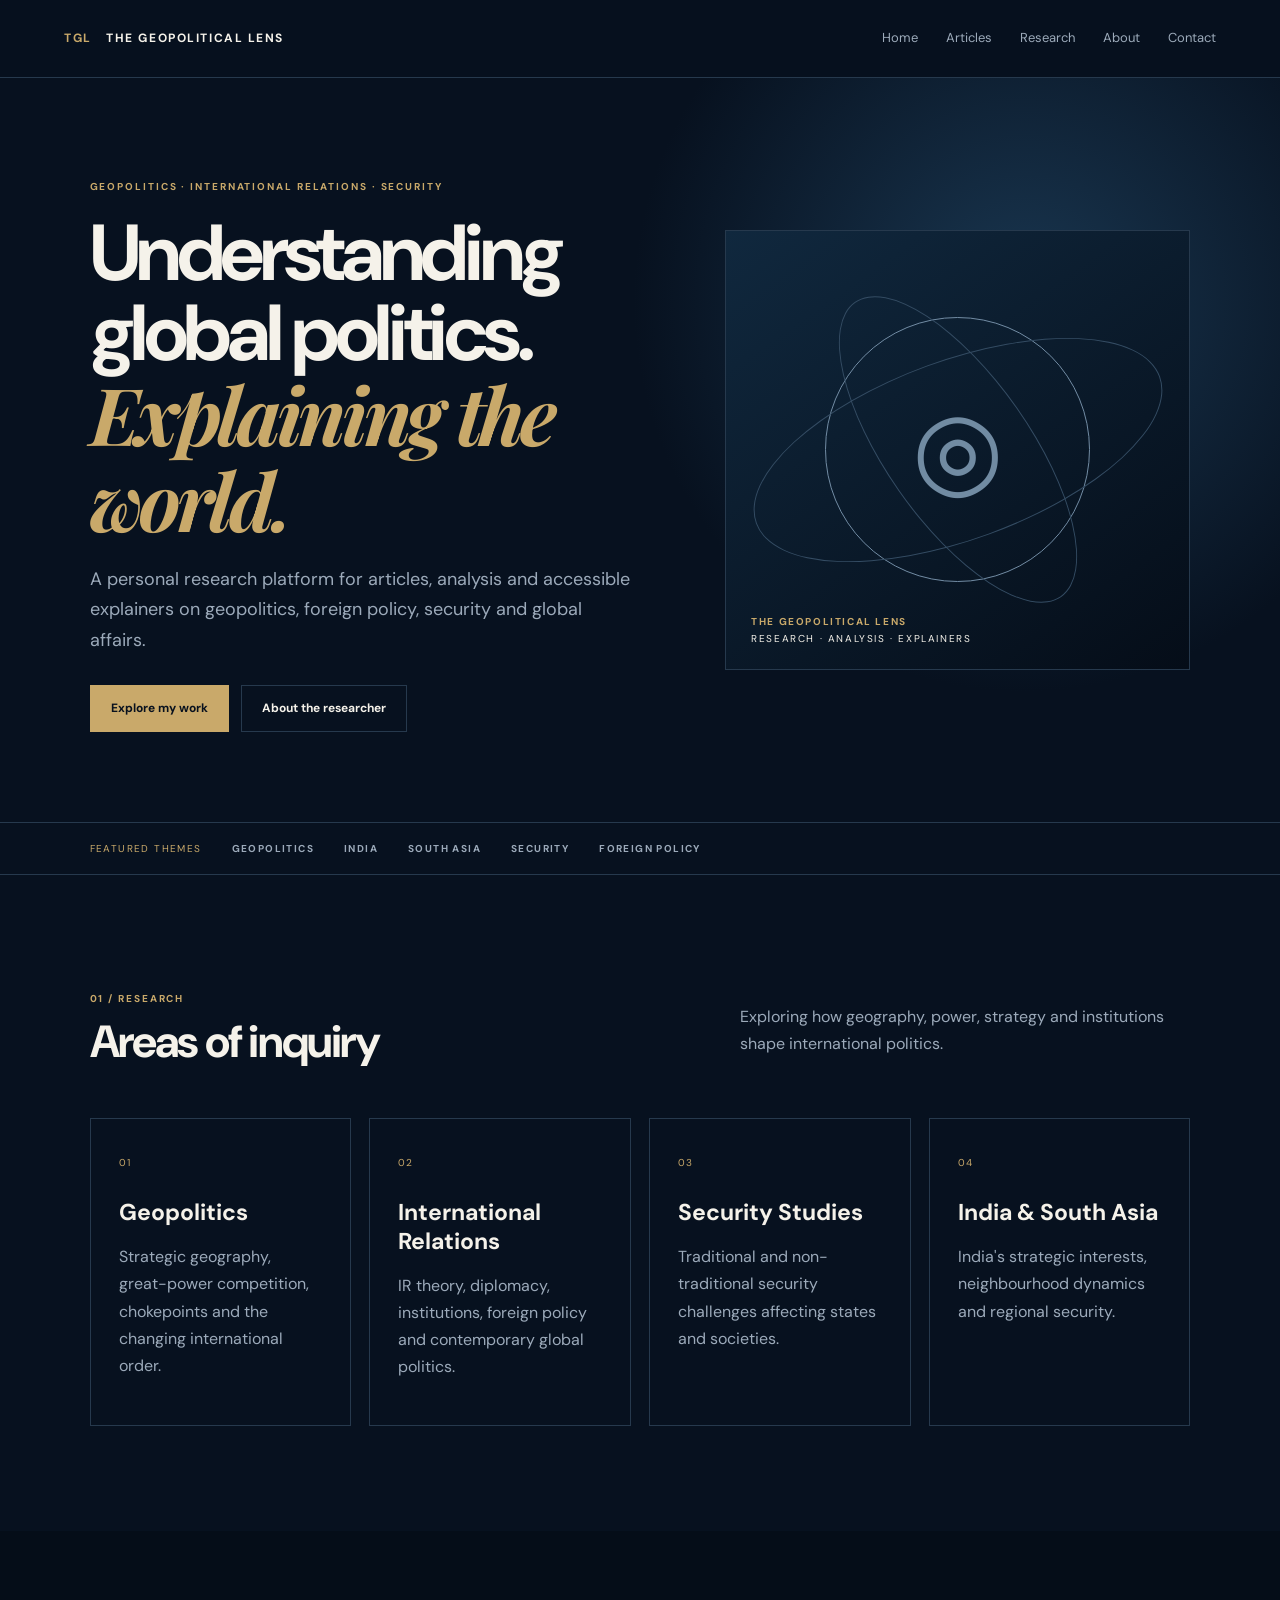
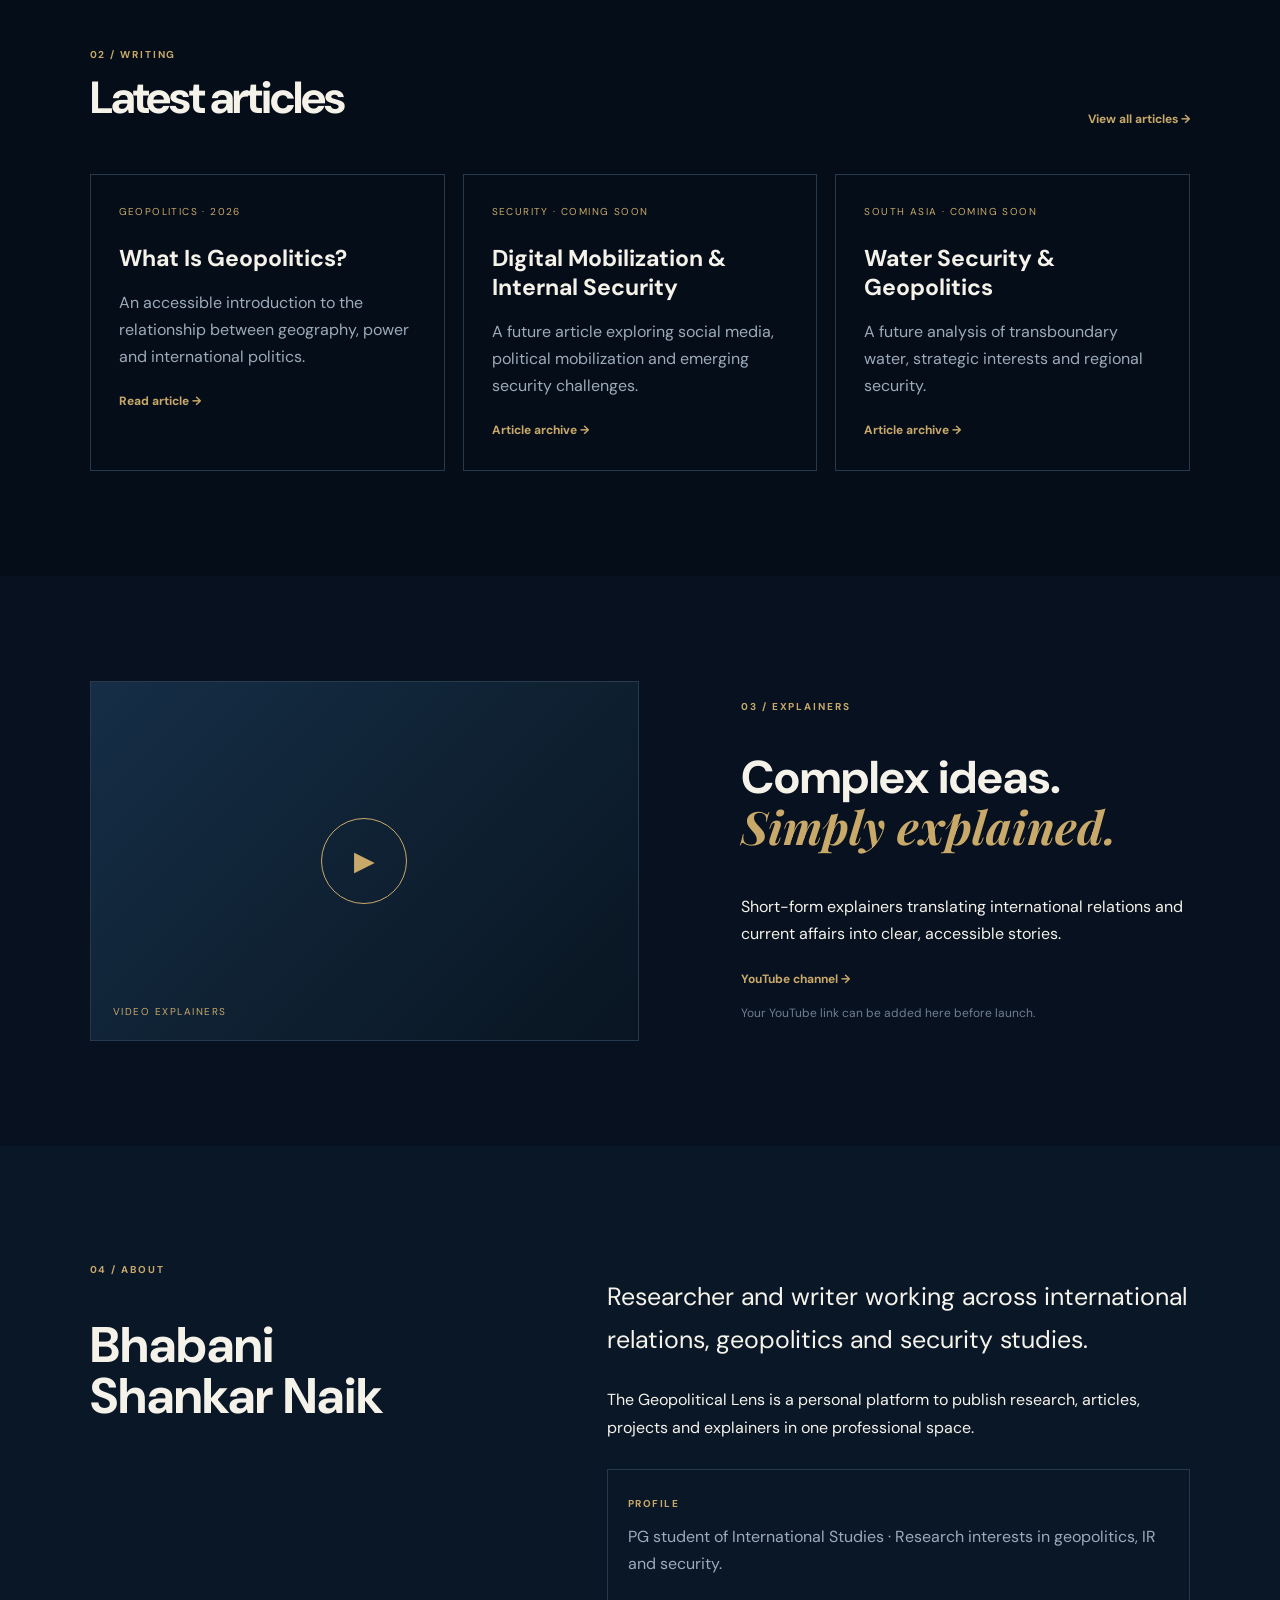
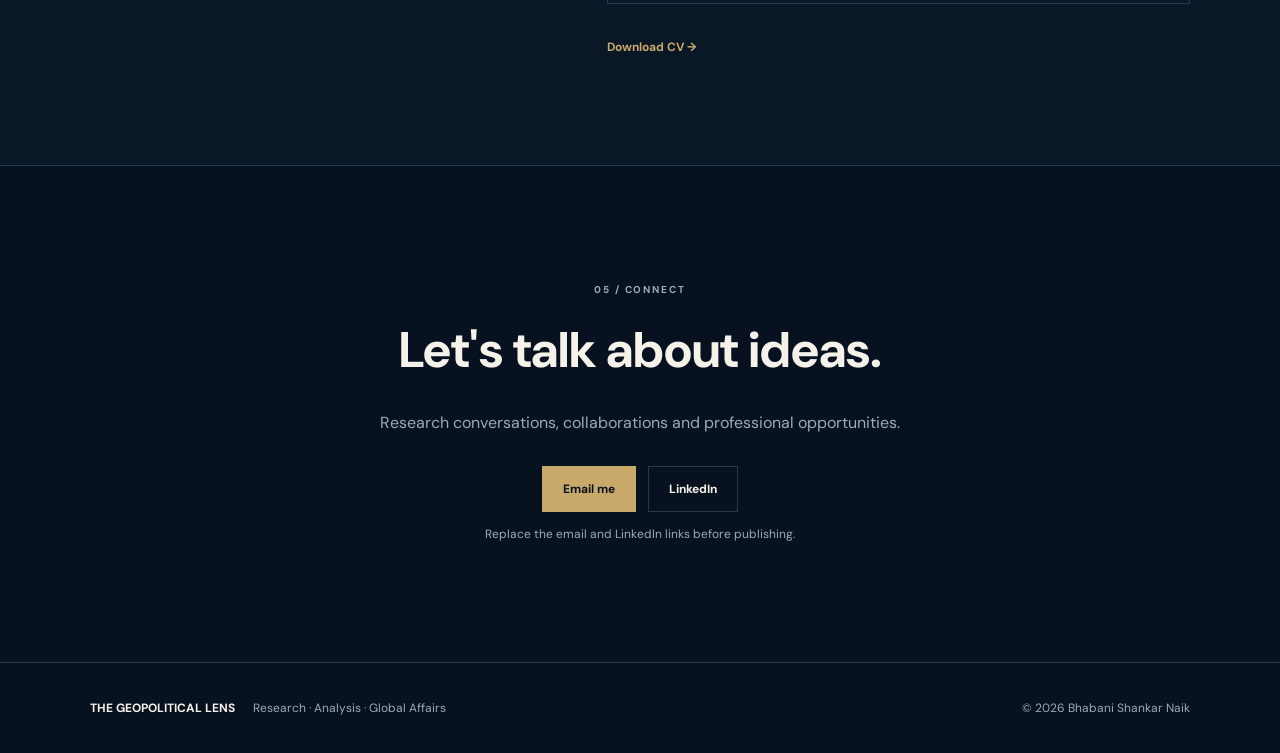
<file: index.html>
<!doctype html>
<html lang="en">
<head>
<meta charset="utf-8">
<meta name="viewport" content="width=device-width, initial-scale=1">
<title>The Geopolitical Lens | Bhabani Shankar Naik</title>
<meta name="description" content="The Geopolitical Lens — research, analysis and explainers on geopolitics, international relations, security and global affairs.">
<link rel="stylesheet" href="styles.css">
</head>
<body>
<header class="site-header">
  <a class="brand" href="index.html"><span>TGL</span> THE GEOPOLITICAL LENS</a>
  <button class="menu" aria-label="Open menu">☰</button>
  <nav>
    <a href="index.html">Home</a>
    <a href="articles.html">Articles</a>
    <a href="#research">Research</a>
    <a href="#about">About</a>
    <a href="#contact">Contact</a>
  </nav>
</header>

<main>
<section class="hero">
  <div class="hero-copy">
    <p class="eyebrow">GEOPOLITICS · INTERNATIONAL RELATIONS · SECURITY</p>
    <h1>Understanding global politics.<br><em>Explaining the world.</em></h1>
    <p class="lead">A personal research platform for articles, analysis and accessible explainers on geopolitics, foreign policy, security and global affairs.</p>
    <div class="actions">
      <a class="button primary" href="articles.html">Explore my work</a>
      <a class="button" href="#about">About the researcher</a>
    </div>
  </div>
  <div class="hero-visual">
    <div class="globe">◎</div>
    <div class="orbit orbit-a"></div>
    <div class="orbit orbit-b"></div>
    <div class="visual-caption"><b>THE GEOPOLITICAL LENS</b><br>RESEARCH · ANALYSIS · EXPLAINERS</div>
  </div>
</section>

<section class="ticker"><span>FEATURED THEMES</span><b>GEOPOLITICS</b><b>INDIA</b><b>SOUTH ASIA</b><b>SECURITY</b><b>FOREIGN POLICY</b></section>

<section class="section" id="research">
  <div class="section-heading">
    <div><p class="eyebrow">01 / RESEARCH</p><h2>Areas of inquiry</h2></div>
    <p>Exploring how geography, power, strategy and institutions shape international politics.</p>
  </div>
  <div class="research-grid">
    <article><span>01</span><h3>Geopolitics</h3><p>Strategic geography, great-power competition, chokepoints and the changing international order.</p></article>
    <article><span>02</span><h3>International Relations</h3><p>IR theory, diplomacy, institutions, foreign policy and contemporary global politics.</p></article>
    <article><span>03</span><h3>Security Studies</h3><p>Traditional and non-traditional security challenges affecting states and societies.</p></article>
    <article><span>04</span><h3>India & South Asia</h3><p>India's strategic interests, neighbourhood dynamics and regional security.</p></article>
  </div>
</section>

<section class="section dark" id="latest">
  <div class="section-heading">
    <div><p class="eyebrow">02 / WRITING</p><h2>Latest articles</h2></div>
    <a class="gold-link" href="articles.html">View all articles →</a>
  </div>
  <div class="article-grid">
    <article class="article-card featured">
      <div class="meta">GEOPOLITICS · 2026</div>
      <h3>What Is Geopolitics?</h3>
      <p>An accessible introduction to the relationship between geography, power and international politics.</p>
      <a href="articles/what-is-geopolitics.html">Read article →</a>
    </article>
    <article class="article-card">
      <div class="meta">SECURITY · COMING SOON</div>
      <h3>Digital Mobilization & Internal Security</h3>
      <p>A future article exploring social media, political mobilization and emerging security challenges.</p>
      <a href="articles.html">Article archive →</a>
    </article>
    <article class="article-card">
      <div class="meta">SOUTH ASIA · COMING SOON</div>
      <h3>Water Security & Geopolitics</h3>
      <p>A future analysis of transboundary water, strategic interests and regional security.</p>
      <a href="articles.html">Article archive →</a>
    </article>
  </div>
</section>

<section class="section split">
  <div class="video-placeholder"><div class="play">▶</div><span>VIDEO EXPLAINERS</span></div>
  <div>
    <p class="eyebrow">03 / EXPLAINERS</p>
    <h2>Complex ideas.<br><em>Simply explained.</em></h2>
    <p>Short-form explainers translating international relations and current affairs into clear, accessible stories.</p>
    <a class="gold-link" href="#">YouTube channel →</a>
    <p class="small-note">Your YouTube link can be added here before launch.</p>
  </div>
</section>

<section class="section about" id="about">
  <div>
    <p class="eyebrow">04 / ABOUT</p>
    <h2>Bhabani<br>Shankar Naik</h2>
  </div>
  <div>
    <p class="intro">Researcher and writer working across international relations, geopolitics and security studies.</p>
    <p>The Geopolitical Lens is a personal platform to publish research, articles, projects and explainers in one professional space.</p>
    <div class="profile-box">
      <strong>PROFILE</strong>
      <p>PG student of International Studies · Research interests in geopolitics, IR and security.</p>
    </div>
    <a class="gold-link" href="#">Download CV →</a>
  </div>
</section>

<section class="contact" id="contact">
  <p class="eyebrow">05 / CONNECT</p>
  <h2>Let's talk about ideas.</h2>
  <p>Research conversations, collaborations and professional opportunities.</p>
  <div class="actions center">
    <a class="button primary" href="mailto:YOUR_EMAIL@example.com">Email me</a>
    <a class="button" href="#">LinkedIn</a>
  </div>
  <p class="small-note">Replace the email and LinkedIn links before publishing.</p>
</section>
</main>

<footer>
  <div><strong>THE GEOPOLITICAL LENS</strong><span>Research · Analysis · Global Affairs</span></div>
  <span>© 2026 Bhabani Shankar Naik</span>
</footer>
<script src="script.js"></script>
</body>
</html>
</file>
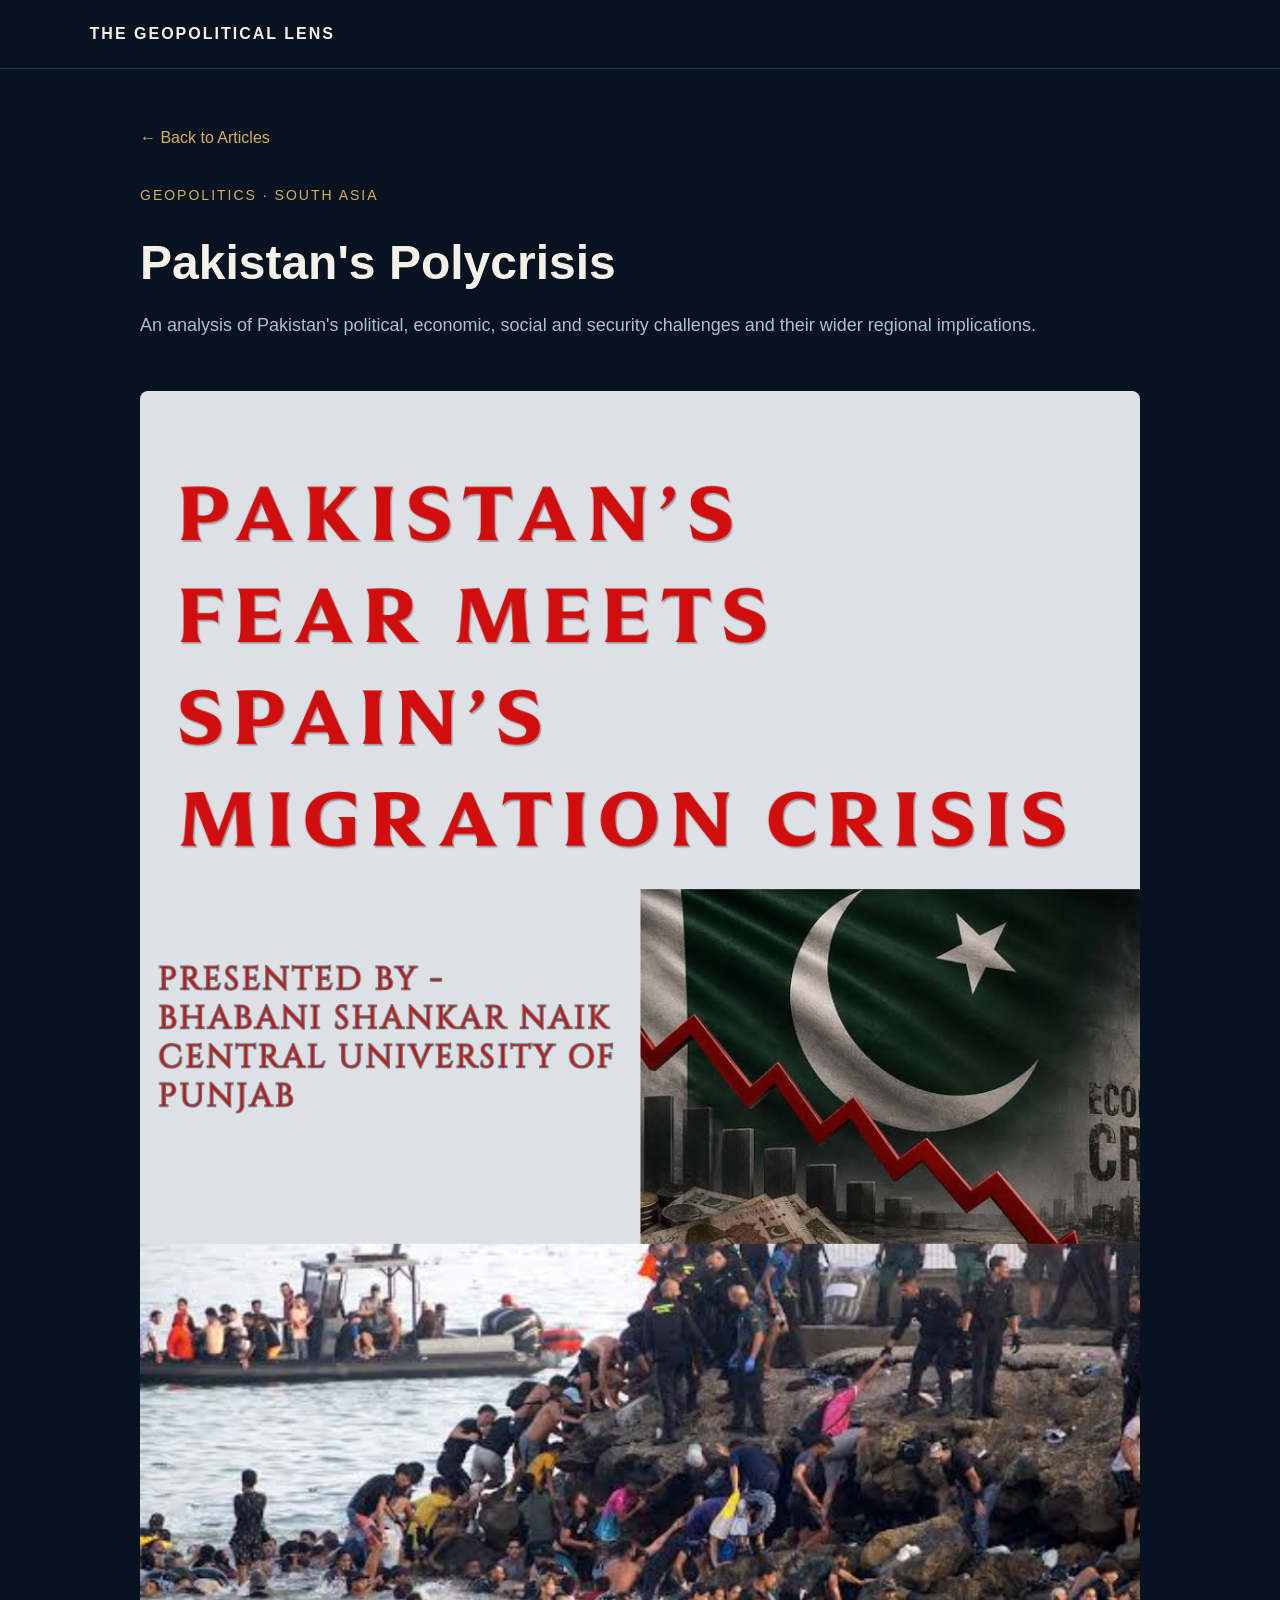
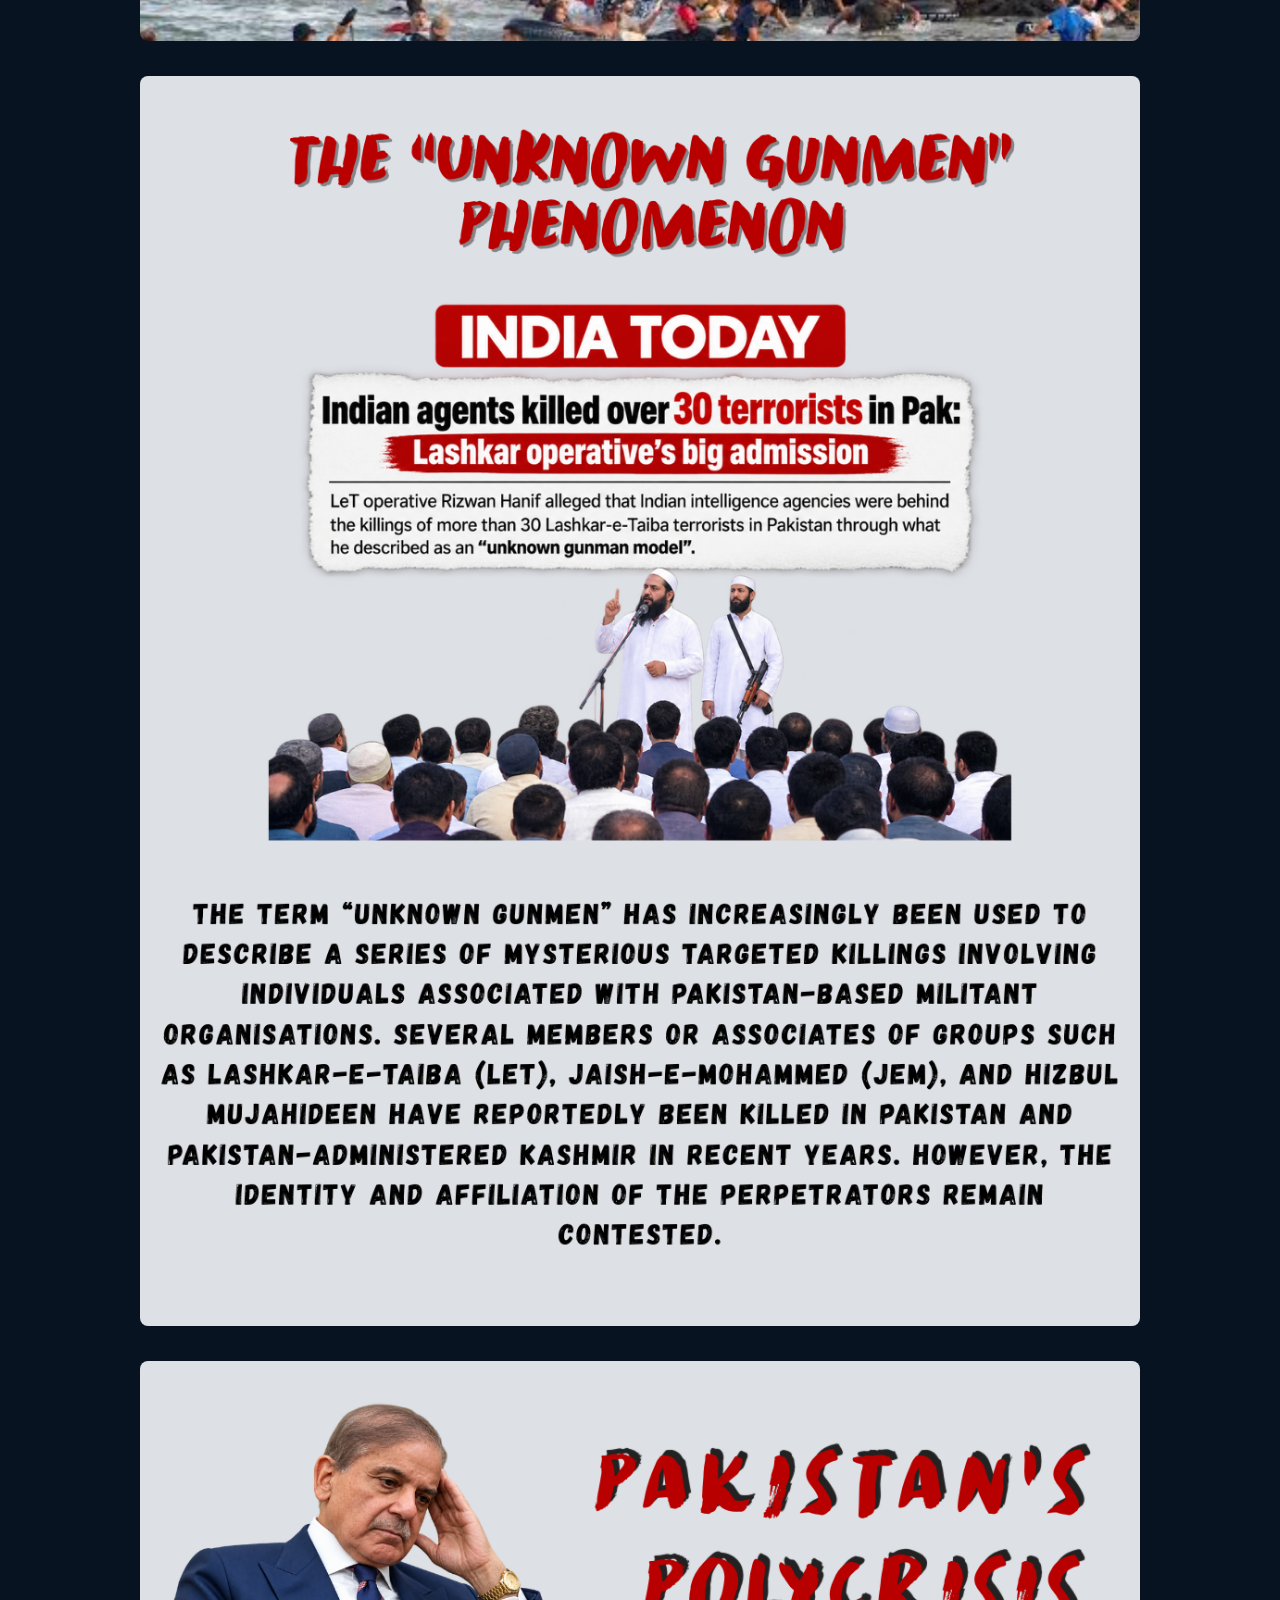
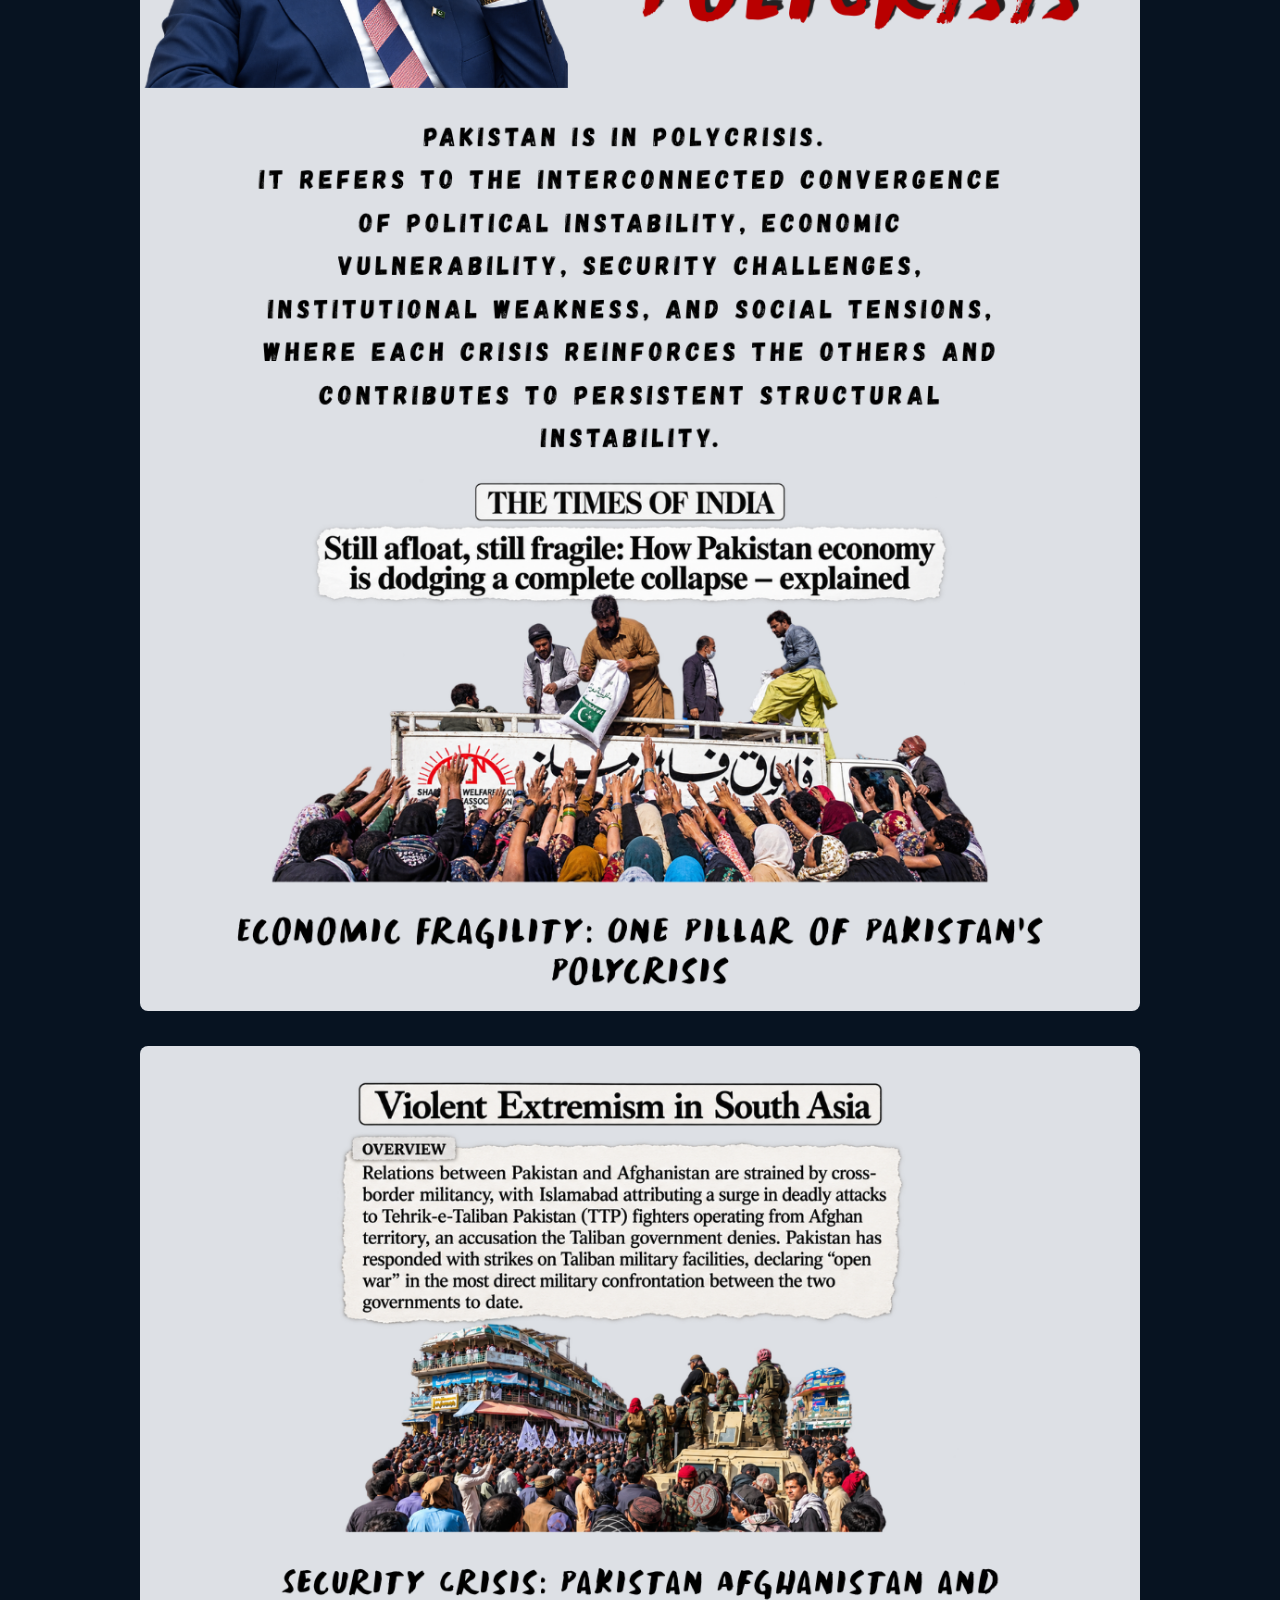
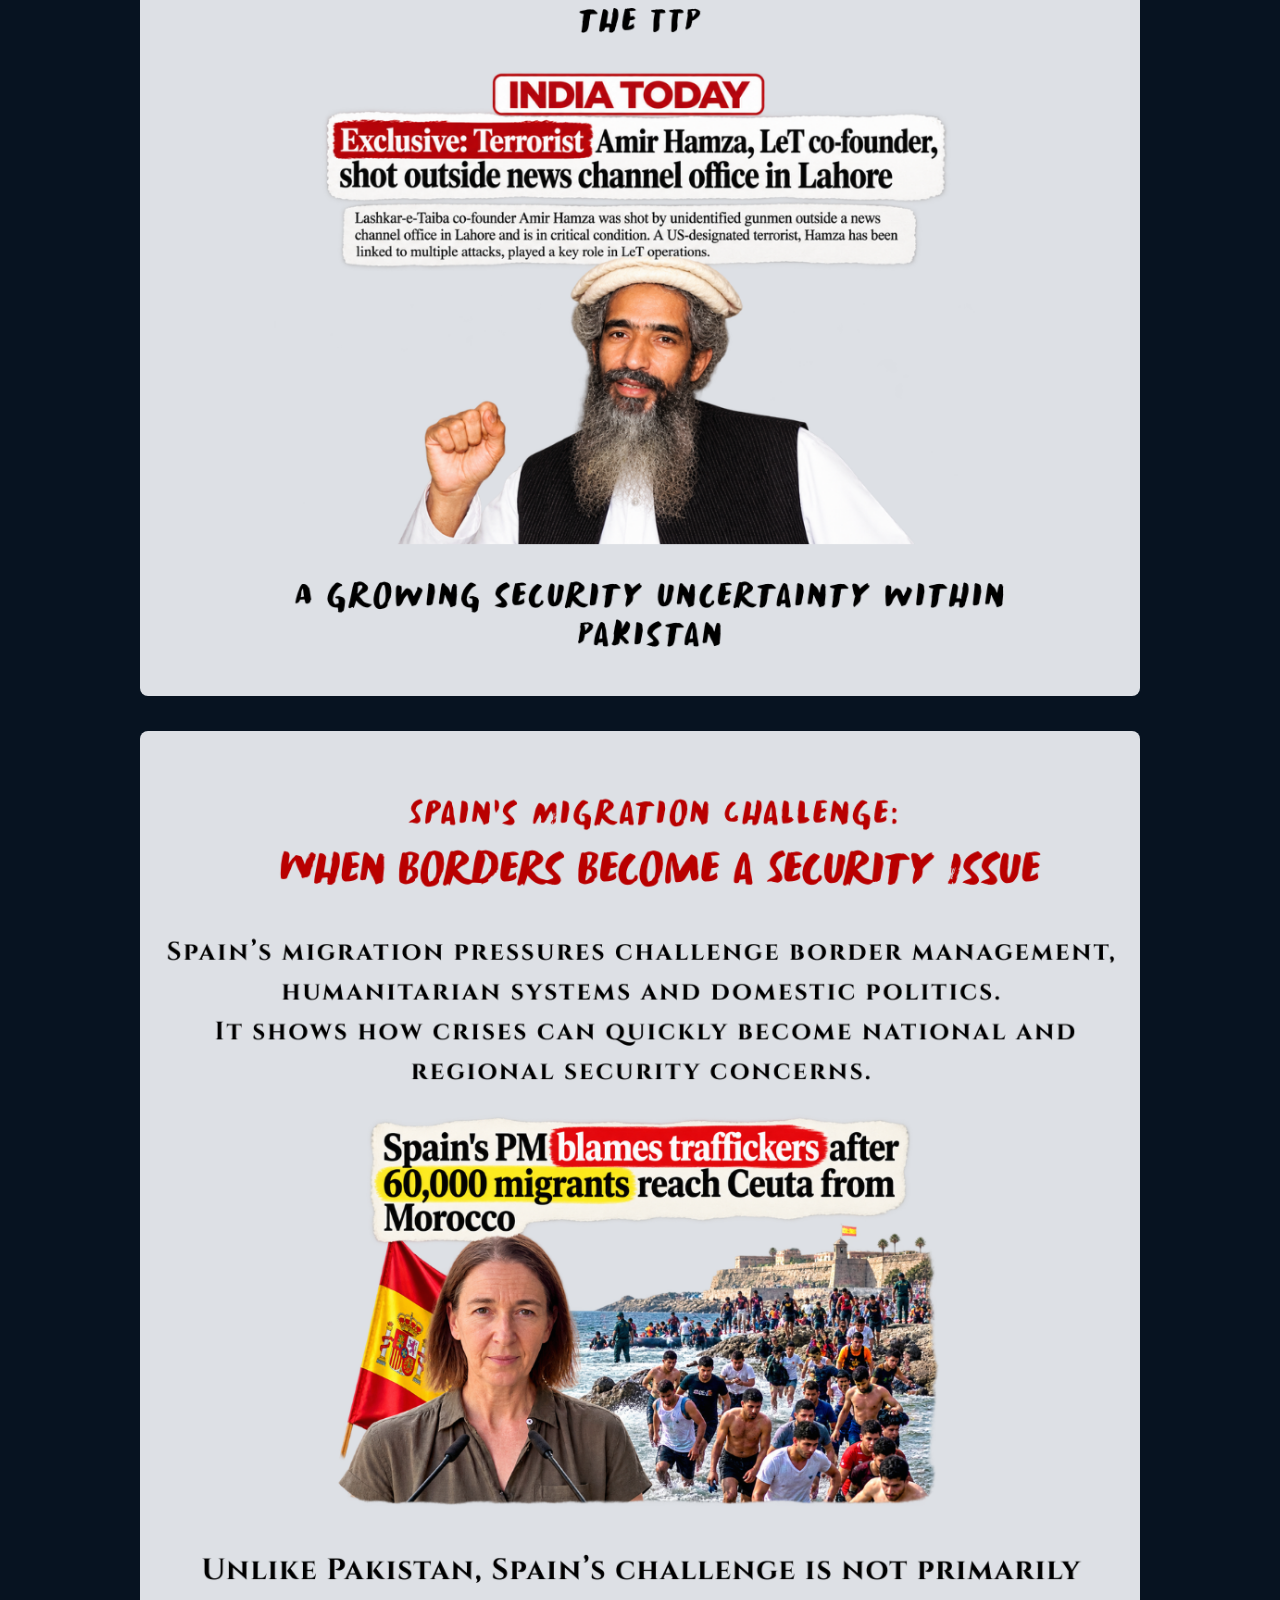
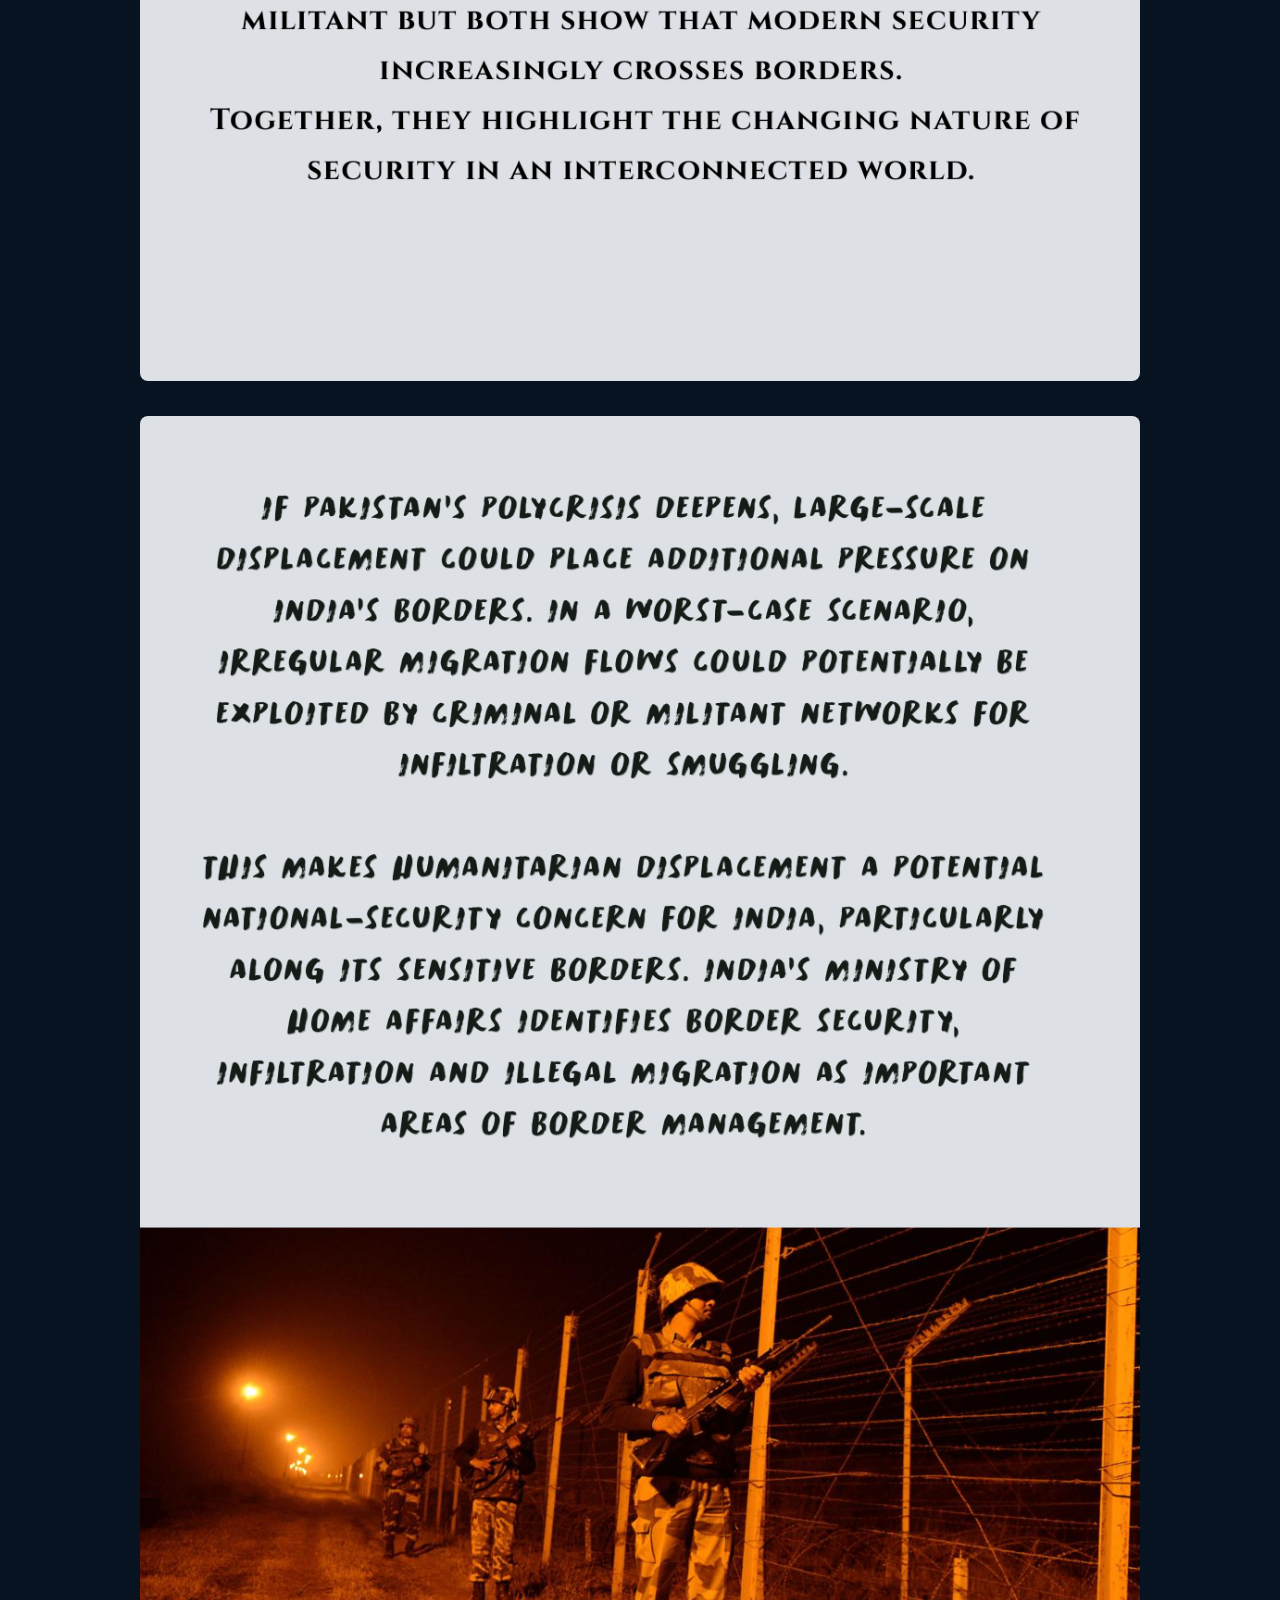
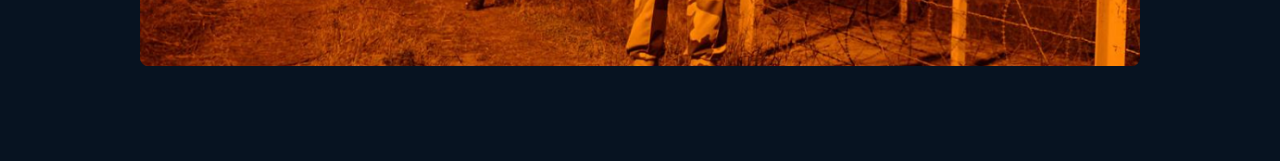
<file: Pakistan's polycrisis/index.html>
<!DOCTYPE html>
<html lang="en">
<head>
  <meta charset="UTF-8">
  <meta name="viewport" content="width=device-width, initial-scale=1.0">
  <title>Pakistan's Polycrisis | The Geopolitical Lens</title>

  <style>
    body {
      margin: 0;
      background: #071321;
      color: #f5f1e8;
      font-family: Arial, sans-serif;
    }

    header {
      padding: 25px 7%;
      border-bottom: 1px solid #26384a;
      font-weight: bold;
      letter-spacing: 2px;
    }

    main {
      max-width: 1000px;
      margin: auto;
      padding: 60px 20px;
    }

    .category {
      color: #d8ad5c;
      letter-spacing: 2px;
      font-size: 14px;
      margin-bottom: 15px;
    }

    h1 {
      font-size: 48px;
      margin-bottom: 20px;
    }

    .intro {
      color: #aebdce;
      font-size: 18px;
      line-height: 1.7;
      margin-bottom: 50px;
    }

    .page {
      width: 100%;
      display: block;
      margin: 0 auto 35px;
      border-radius: 8px;
    }

    .back {
      display: inline-block;
      margin-bottom: 40px;
      color: #d8ad5c;
      text-decoration: none;
    }
  </style>
</head>

<body>

<header>
  THE GEOPOLITICAL LENS
</header>

<main>

  <a class="back" href="../articles.html">← Back to Articles</a>

  <div class="category">
    GEOPOLITICS · SOUTH ASIA
  </div>

  <h1>Pakistan's Polycrisis</h1>

  <p class="intro">
    An analysis of Pakistan's political, economic, social and security
    challenges and their wider regional implications.
  </p>

  <img class="page" src="1.png" alt="Pakistan's Polycrisis - Page 1">
  <img class="page" src="2.png" alt="Pakistan's Polycrisis - Page 2">
  <img class="page" src="3.png" alt="Pakistan's Polycrisis - Page 3">
  <img class="page" src="4.png" alt="Pakistan's Polycrisis - Page 4">
  <img class="page" src="5.png" alt="Pakistan's Polycrisis - Page 5">
  <img class="page" src="6.png" alt="Pakistan's Polycrisis - Page 6">

</main>

</body>
</html>
</file>
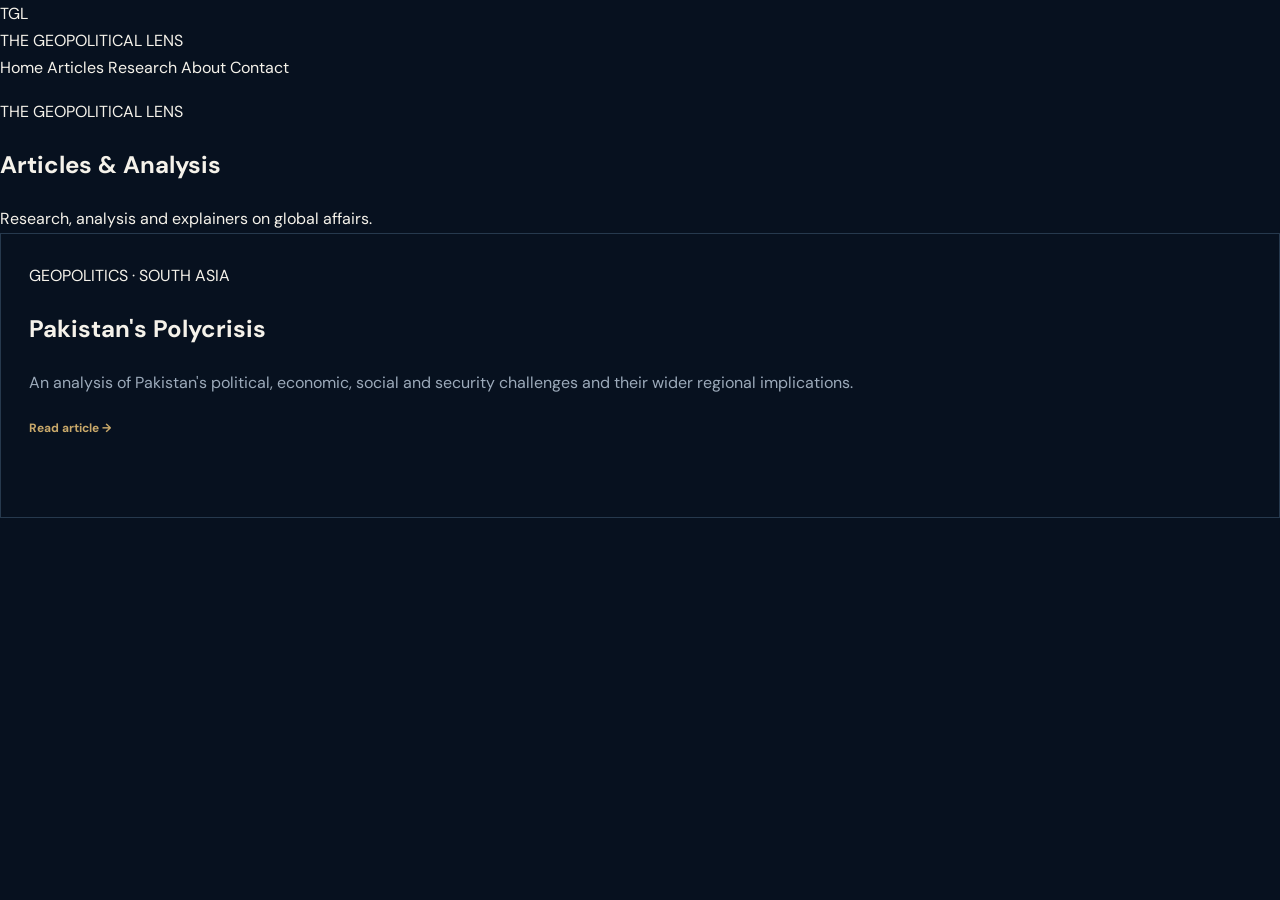
<file: articles.html>
<!DOCTYPE html>
<html lang="en">
<head>
  <meta charset="UTF-8">
  <meta name="viewport" content="width=device-width, initial-scale=1.0">
  <title>Articles | The Geopolitical Lens</title>
  <link rel="stylesheet" href="styles.css">
</head>

<body>

<header>
  <div class="logo">TGL</div>
  <div class="site-name">THE GEOPOLITICAL LENS</div>

  <nav>
    <a href="index.html">Home</a>
    <a href="articles.html">Articles</a>
    <a href="#">Research</a>
    <a href="#">About</a>
    <a href="#">Contact</a>
  </nav>
</header>

<main class="articles-page">

  <section class="page-heading">
    <p>THE GEOPOLITICAL LENS</p>
    <h1>Articles & Analysis</h1>
    <span>Research, analysis and explainers on global affairs.</span>
  </section>

  <section class="article-list">

    <article class="article-card">
      <div>
        <span>GEOPOLITICS · SOUTH ASIA</span>
        <h2>Pakistan's Polycrisis</h2>
        <p>
          An analysis of Pakistan's political, economic, social and
          security challenges and their wider regional implications.
        </p>
       <a href="Pakistan%27s%20polycrisis/index.html">Read article →</a>
      </div>
    </article>

  </section>

</main>

</body>
</html>
</file>
<file: styles.css>
@import url('https://fonts.googleapis.com/css2?family=DM+Sans:wght@400;500;600;700&family=Playfair+Display:ital,wght@0,600;0,700;1,600&display=swap');
:root{--bg:#07111f;--bg2:#0a1727;--panel:#0e2032;--text:#f5f2ea;--muted:#9caaba;--gold:#c9a96a;--line:#26394d;--max:1220px}
*{box-sizing:border-box}html{scroll-behavior:smooth}body{margin:0;background:var(--bg);color:var(--text);font-family:"DM Sans",Arial,sans-serif;line-height:1.7}a{color:inherit;text-decoration:none}button{font:inherit}
.site-header{height:78px;padding:0 max(5vw,28px);border-bottom:1px solid var(--line);display:flex;align-items:center;justify-content:space-between;position:sticky;top:0;background:rgba(7,17,31,.95);backdrop-filter:blur(12px);z-index:10}.brand{font-size:12px;font-weight:700;letter-spacing:.13em}.brand span{color:var(--gold);margin-right:10px}.site-header nav{display:flex;gap:28px;color:var(--muted);font-size:13px}.site-header nav a:hover{color:var(--gold)}.menu{display:none;background:none;border:0;color:var(--text);font-size:22px}
.hero{min-height:680px;padding:90px max(7vw,30px);display:grid;grid-template-columns:1.08fr .92fr;gap:7vw;align-items:center;background:radial-gradient(circle at 80% 30%,#193650,transparent 34%)}.hero h1{font-size:clamp(48px,6.2vw,82px);line-height:1.01;letter-spacing:-.055em;margin:18px 0}.hero h1 em,.split h2 em{font-family:"Playfair Display",serif;color:var(--gold)}.eyebrow{font-size:10px;letter-spacing:.19em;color:var(--gold);font-weight:700}.lead{font-size:18px;color:var(--muted);max-width:650px}.actions{display:flex;gap:12px;flex-wrap:wrap;margin-top:30px}.actions.center{justify-content:center}.button{display:inline-block;padding:12px 20px;border:1px solid var(--line);font-size:12px;font-weight:700}.button.primary{background:var(--gold);color:#08111e;border-color:var(--gold)}.hero-visual{height:440px;border:1px solid var(--line);background:linear-gradient(145deg,#10283e,#050d18);position:relative;display:flex;align-items:center;justify-content:center;overflow:hidden}.globe{width:265px;height:265px;border:1px solid #728ca4;border-radius:50%;display:flex;align-items:center;justify-content:center;font-size:105px;color:#718ba2}.orbit{position:absolute;border:1px solid #344c63;border-radius:50%}.orbit-a{width:430px;height:180px;transform:rotate(-20deg)}.orbit-b{width:360px;height:145px;transform:rotate(55deg)}.visual-caption{position:absolute;left:25px;bottom:22px;font-size:10px;letter-spacing:.16em}.visual-caption b{color:var(--gold)}.ticker{padding:17px max(7vw,30px);display:flex;gap:30px;overflow:hidden;white-space:nowrap;border-top:1px solid var(--line);border-bottom:1px solid var(--line);font-size:10px;letter-spacing:.14em;color:var(--muted)}.ticker span,.ticker b{flex:0 0 auto}.ticker span{color:var(--gold)}
.section{padding:105px max(7vw,30px);max-width:1400px;margin:auto}.section-heading{display:flex;justify-content:space-between;align-items:end;gap:40px;margin-bottom:45px}.section-heading h2,.archive-hero h1{font-size:45px;line-height:1.1;letter-spacing:-.04em;margin:7px 0}.section-heading>p{max-width:450px;color:var(--muted)}.research-grid,.article-grid{display:grid;grid-template-columns:repeat(4,1fr);gap:18px}.research-grid article,.article-card{border:1px solid var(--line);padding:28px;min-height:250px}.research-grid span{font-size:10px;color:var(--gold);letter-spacing:.12em}.research-grid h3,.article-card h3{font-size:23px;line-height:1.25;margin:24px 0 12px}.research-grid p,.article-card p{color:var(--muted)}.dark{max-width:none;background:#050d18}.dark>.section-heading,.dark>.article-grid{max-width:1220px;margin-left:auto;margin-right:auto}.article-grid{grid-template-columns:repeat(3,1fr)}.article-card{min-height:285px}.article-card .meta{font-size:10px;letter-spacing:.14em;color:var(--gold)}.article-card a,.gold-link{color:var(--gold);font-size:12px;font-weight:700}.split{display:grid;grid-template-columns:1.1fr .9fr;gap:8vw;align-items:center}.video-placeholder{height:360px;border:1px solid var(--line);background:linear-gradient(135deg,#152e46,#091521);display:flex;align-items:center;justify-content:center;position:relative}.video-placeholder .play{width:86px;height:86px;border:1px solid var(--gold);border-radius:50%;display:flex;align-items:center;justify-content:center;color:var(--gold);font-size:27px}.video-placeholder span{position:absolute;bottom:20px;left:22px;color:var(--gold);font-size:10px;letter-spacing:.15em}.split h2{font-size:46px;line-height:1.08}.small-note{font-size:12px;color:#6f7f90}.about{max-width:none;background:var(--bg2);display:grid;grid-template-columns:.8fr 1.2fr;gap:10vw}.about h2{font-size:50px;line-height:1.02}.about .intro{font-size:25px;color:var(--text)}.profile-box{border:1px solid var(--line);padding:18px 20px;margin:28px 0}.profile-box strong{font-size:10px;color:var(--gold);letter-spacing:.15em}.profile-box p{margin:8px 0;color:var(--muted)}.contact{text-align:center;padding:105px 30px;border-top:1px solid var(--line)}.contact h2{font-size:50px;margin:8px 0}.contact p{color:var(--muted)}footer{border-top:1px solid var(--line);padding:35px max(7vw,30px);display:flex;justify-content:space-between;gap:20px;color:var(--muted);font-size:12px}footer div{display:flex;gap:18px}footer strong{color:var(--text)}
.archive-hero{padding:90px max(7vw,30px) 50px;max-width:1400px;margin:auto}.archive-hero>p:last-child{max-width:700px;font-size:18px;color:var(--muted)}.filters{display:flex;flex-wrap:wrap;gap:8px;margin-bottom:35px}.filters button{padding:9px 14px;background:transparent;color:var(--muted);border:1px solid var(--line);cursor:pointer}.filters button:hover,.filters button.active{background:var(--gold);border-color:var(--gold);color:#08111e}.archive-grid{grid-template-columns:repeat(3,1fr)}
.post{max-width:960px;margin:auto;padding:90px 30px}.post>header{border-bottom:1px solid var(--line);padding-bottom:45px}.post h1{font-size:clamp(48px,6vw,76px);line-height:1.03;letter-spacing:-.05em;margin:14px 0}.post-subtitle{font-size:20px;color:var(--muted);max-width:760px}.byline{font-size:13px;color:var(--muted);margin-top:25px}.post-body{max-width:750px;margin:55px auto;font-family:Georgia,serif;font-size:18px}.post-body h2,.post-body h3{font-family:"DM Sans",sans-serif}.post-body h2{font-size:30px;margin-top:50px}.post-body p{margin:0 0 24px}.key-note{border-left:3px solid var(--gold);background:var(--panel);padding:20px 24px;margin:40px 0;font-family:"DM Sans",sans-serif}.key-note p{color:var(--muted);margin:8px 0 0}.muted{color:var(--muted)}hr{border:0;border-top:1px solid var(--line);margin:55px 0}
@media(max-width:900px){.site-header nav{display:none}.menu{display:block}.hero,.split,.about{grid-template-columns:1fr}.hero{padding-top:60px}.research-grid{grid-template-columns:1fr 1fr}.article-grid,.archive-grid{grid-template-columns:1fr 1fr}.section-heading{display:block}.section-heading>p{margin-top:18px}}
@media(max-width:580px){.hero,.section,.archive-hero{padding-left:5vw;padding-right:5vw}.research-grid,.article-grid,.archive-grid{grid-template-columns:1fr}.hero h1{font-size:45px}.hero-visual{height:330px}.section-heading h2,.archive-hero h1{font-size:38px}.split h2,.contact h2{font-size:38px}.post{padding:60px 5vw}.post-body{font-size:17px}.post h1{font-size:45px}footer{display:block}footer div{display:block}footer span{display:block;margin-top:8px}}
</file>
